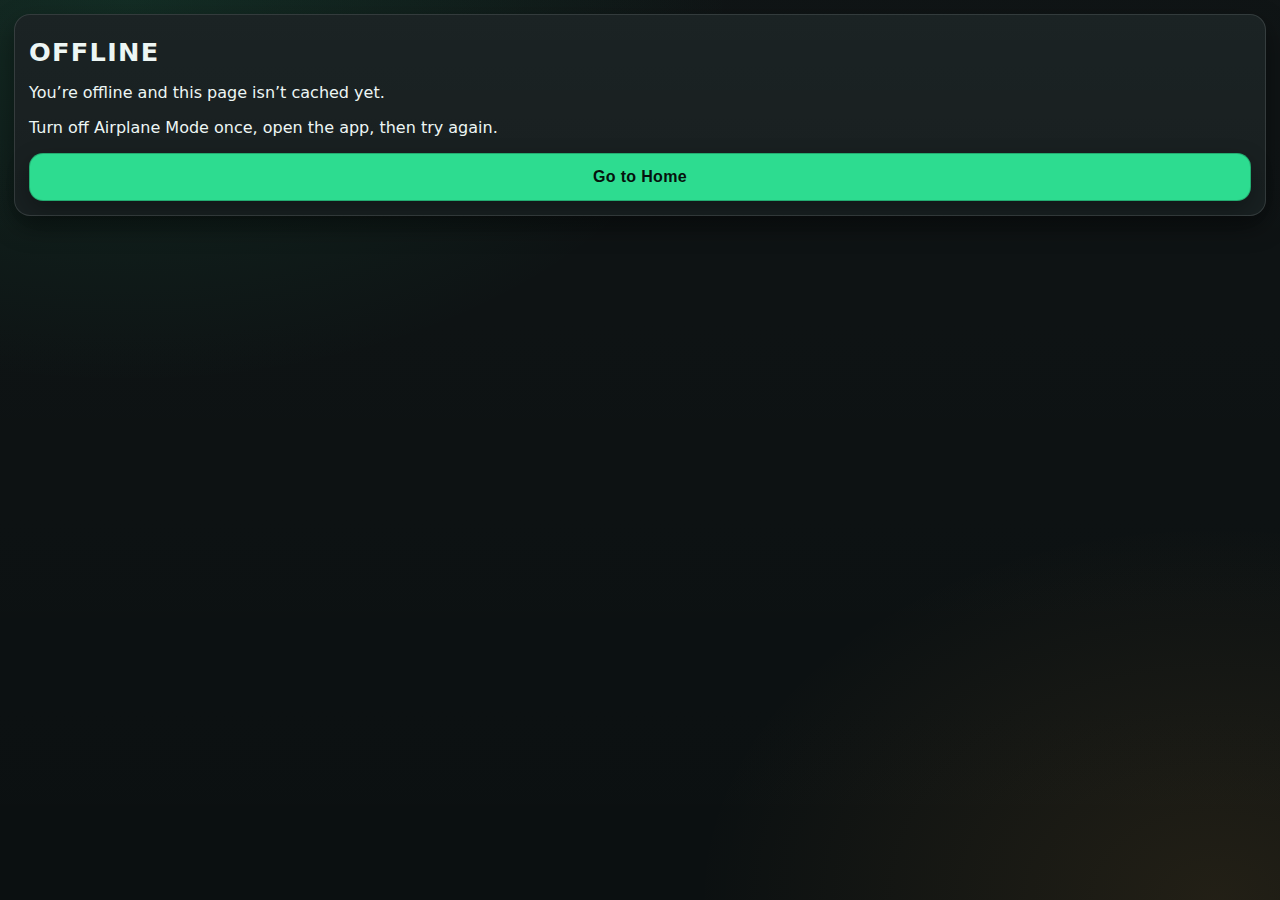
<file: offline.html>
<!doctype html>
<html lang="en">
<head>
  <meta charset="utf-8" />
  <meta name="viewport" content="width=device-width,initial-scale=1" />
  <title>Loadmaster Pro — Offline</title>
  <link rel="stylesheet" href="./style.css" />
</head>
<body>
  <div class="card">
    <h1>Offline</h1>
    <p>You’re offline and this page isn’t cached yet.</p>
    <p>Turn off Airplane Mode once, open the app, then try again.</p>
    <button class="btn-primary" onclick="location.href='./index.html'">Go to Home</button>
  </div>
</body>
</html>
</file>
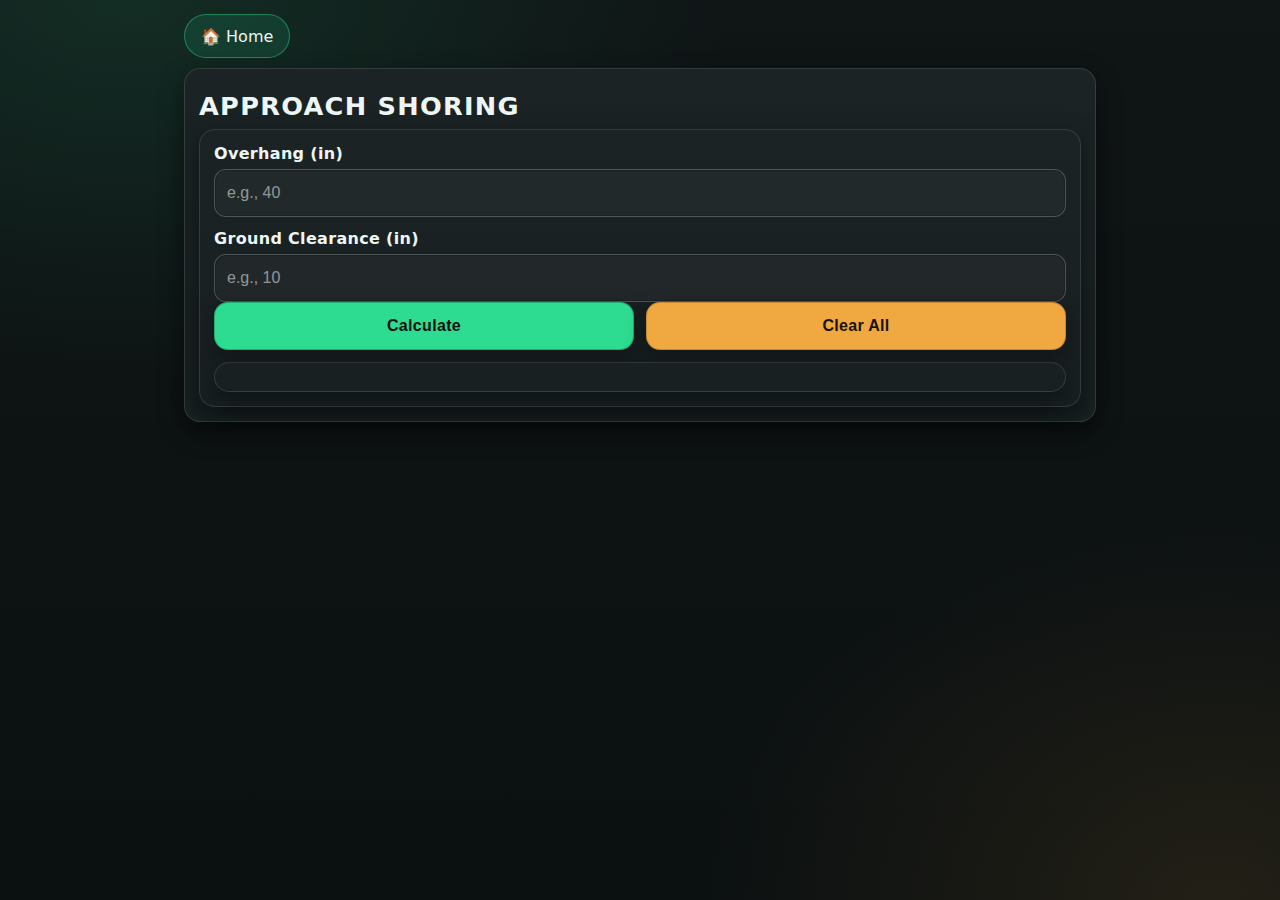
<file: modules/approach.html>
<!DOCTYPE html>
<html lang="en">
<head>
  <meta charset="UTF-8" />
  <meta name="viewport" content="width=device-width, initial-scale=1.0" />
  <title>Loadmaster Pro | APPROACH SHORING</title>
  <link rel="stylesheet" href="../style.css" />
  <script src="../common.js" defer></script>
</head>
<body class="approach-page">
  <a class="home-button" href="../index.html">🏠 Home</a>

  <main class="module">
    <header class="module-header">
      <h1>APPROACH SHORING</h1>
    </header>

    <section class="section card">
      <div class="field">
        <label for="overhang">Overhang (in)</label>
        <input type="number" id="overhang" inputmode="numeric" placeholder="e.g., 40" />
      </div>

      <div class="field">
        <label for="clearance">Ground Clearance (in)</label>
        <input type="number" id="clearance" inputmode="numeric" placeholder="e.g., 10" />
      </div>

      <div class="button-row">
        <button type="button" id="btnCalcApproach">Calculate</button>
        <button type="button" class="btn-danger" id="btnClearApproach">Clear All</button>
      </div>

      <div id="approachResult" class="result-box" aria-live="polite"></div>
    </section>
  </main>

      <script src="./approach.js" defer></script>
</body>
</html>
</file>
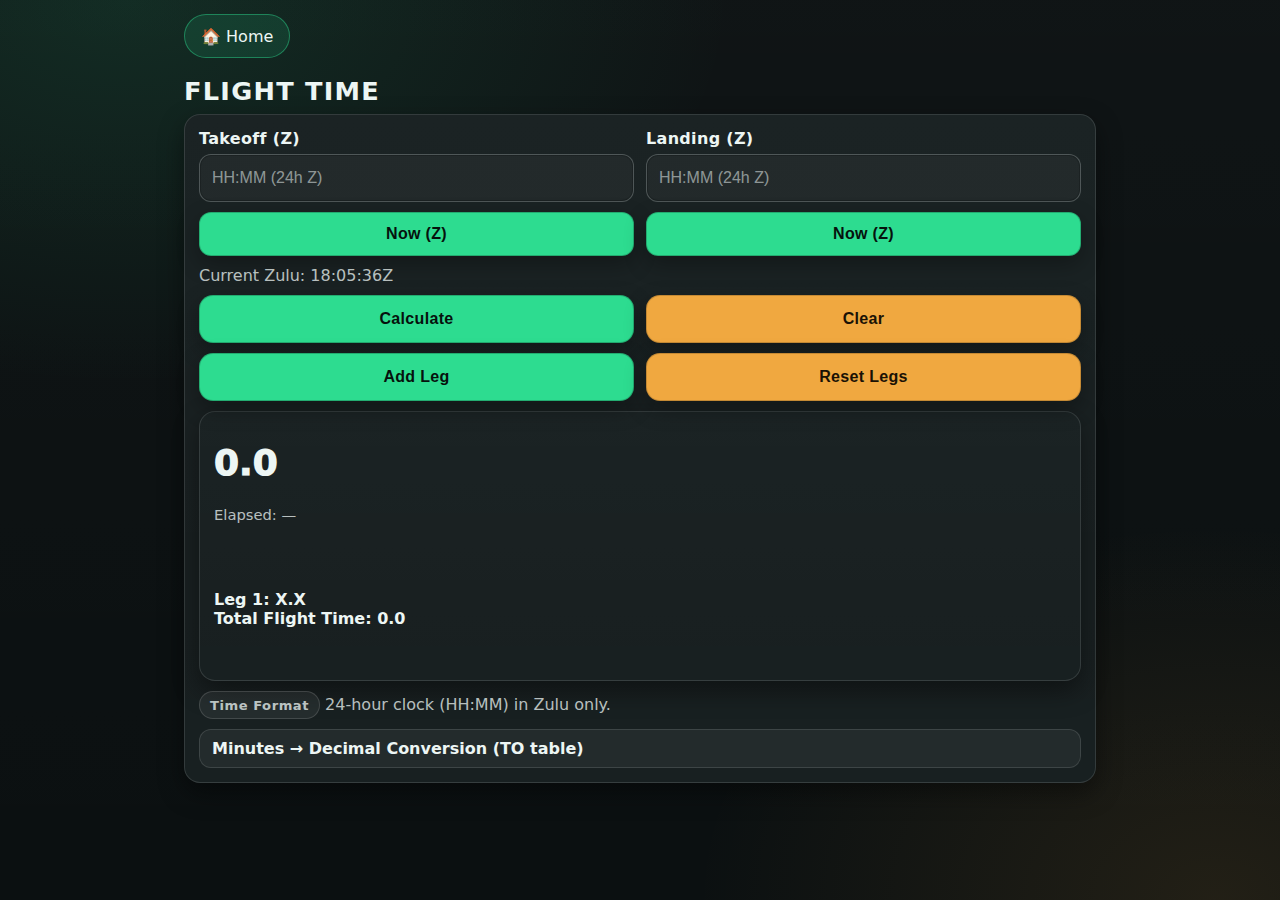
<file: modules/flight-time.html>
<!DOCTYPE html>
<html lang="en">
<head>
  <meta charset="UTF-8" />
  <meta name="viewport" content="width=device-width, initial-scale=1, maximum-scale=1, user-scalable=no">
  <title>Loadmaster Pro | FLIGHT TIME</title>
  <link rel="stylesheet" href="../style.css">
  <script src="../common.js" defer></script>
</head>
<body class="flight-time-page">
  <div class="container flighttime-module">
    <a class="home-button" href="../index.html">🏠 Home</a>
    <h1>FLIGHT TIME</h1>

    <div class="card">
      <div class="grid-2">
        <div>
          <label for="startTime">Takeoff (Z)</label>
          <input id="startTime" type="text" inputmode="numeric" autocomplete="off" autocorrect="off" autocapitalize="off" spellcheck="false" placeholder="HH:MM (24h Z)">
          <button type="button" id="nowStartBtn" class="mini mt-1">Now (Z)</button>
        </div>

        <div>
          <label for="endTime">Landing (Z)</label>
          <input id="endTime" type="text" inputmode="numeric" autocomplete="off" autocorrect="off" autocapitalize="off" spellcheck="false" placeholder="HH:MM (24h Z)">
          <button type="button" id="nowEndBtn" class="mini mt-1">Now (Z)</button>
        </div>
      </div>

      <div id="zuluClock" class="subtle mt-1"></div>

      <div class="grid-2 mt-1">
        <button type="button" id="calcBtn" class="btn-primary">Calculate</button>
        <button type="button" id="clearBtn" class="btn-danger">Clear</button>
      </div>

      <div class="grid-2 mt-1">
        <button type="button" id="addLegBtn" class="btn-primary">Add Leg</button>
        <button type="button" id="resetLegsBtn" class="btn-danger">Reset Legs</button>
      </div>

      <div class="result-card mt-1" aria-live="polite">
        <div id="resultMain" class="result-main">0.0</div>
        <div id="resultSub" class="result-sub">Elapsed: —</div>
        <div id="details" class="subtle"></div>
        <div id="note" class="subtle"></div>
        <div id="legs" class="legs"></div>
        <div id="rollover" class="subtle"></div>
      </div>

      <div class="subtle mt-1"><span class="badge">Time Format</span> 24‑hour clock (HH:MM) in Zulu only.</div>

      <details class="conversion mt-1">
        <summary>Minutes → Decimal Conversion (TO table)</summary>
        <div class="subtle mt-1">
          1–2=.0 • 3–8=.1 • 9–14=.2 • 15–20=.3 • 21–26=.4 • 27–33=.5 • 34–39=.6 • 40–45=.7 • 46–51=.8 • 52–57=.9 • 58–60=Next hour
        </div>
      </details>
    </div>
  </div>

    <script src="./flight-time.js" defer></script>
</body>
</html>
</file>
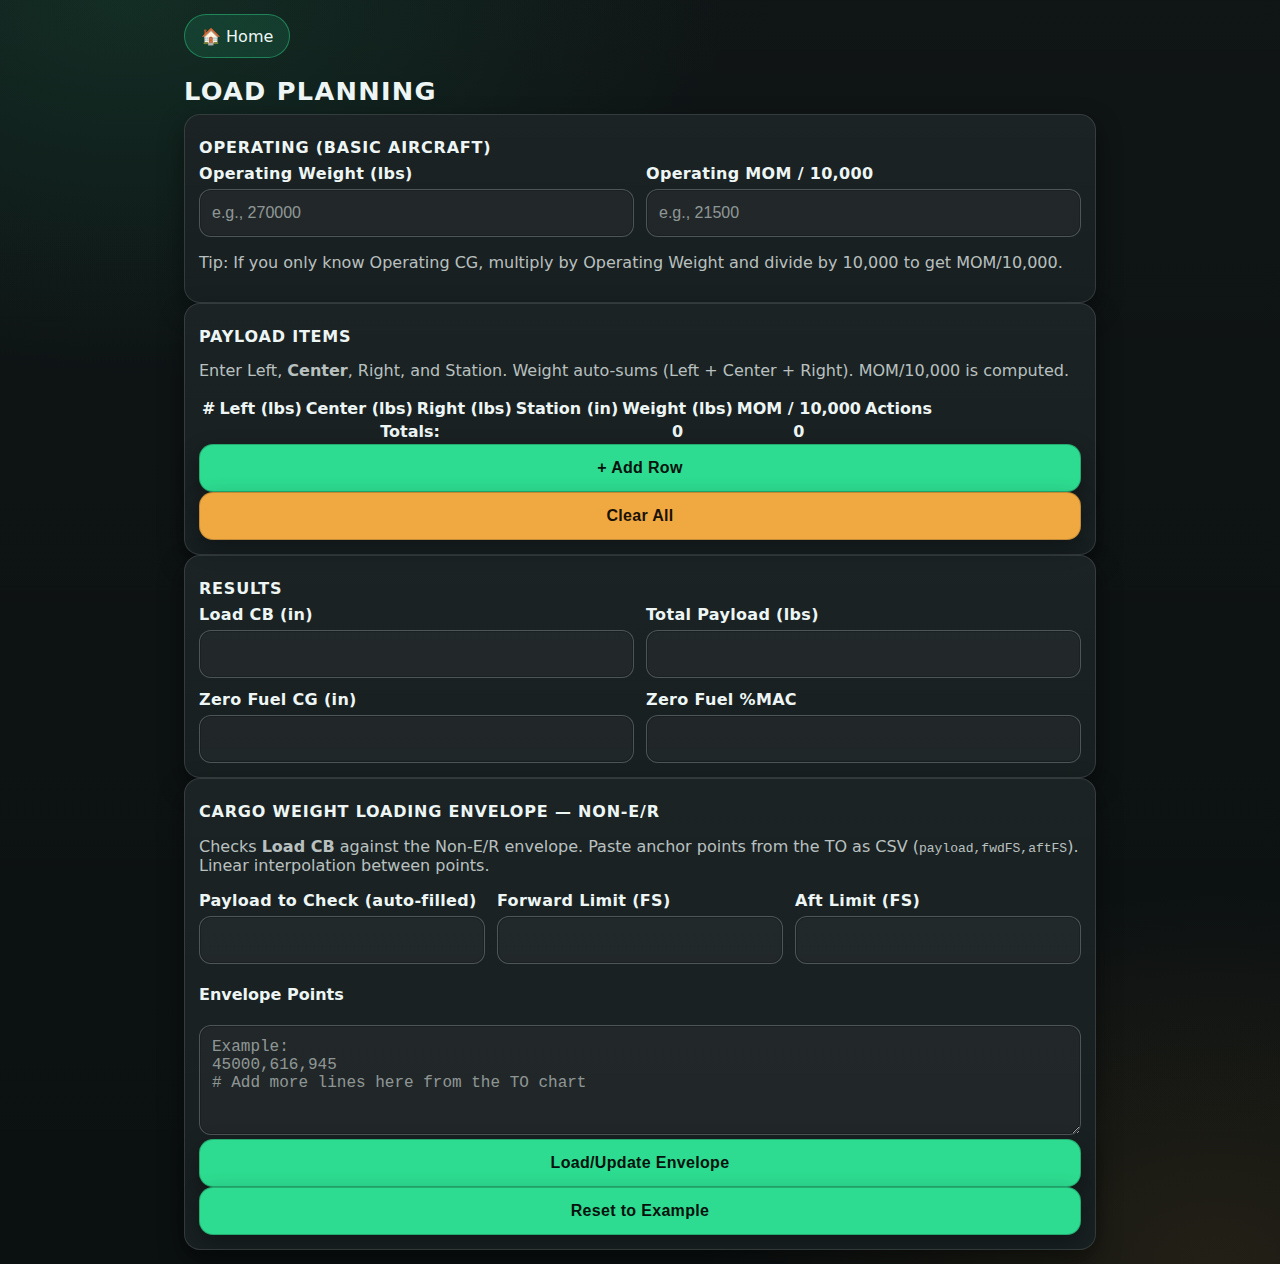
<file: modules/load_planning.html>
<!DOCTYPE html>
<html lang="en">
<head>
  <meta charset="UTF-8" />
  <meta name="viewport" content="width=device-width, initial-scale=1.0"/>
  <title>Loadmaster Pro | LOAD PLANNING</title>
  <!-- Uses your shared styles if present; safe to omit if you don't have styles.css -->
  <link rel="stylesheet" href="../style.css" />
    <script src="../common.js" defer></script>
</head>
<body class="load-planning-page">
  <div class="container loadplanning-module">
  <a class="home-button" href="../index.html">🏠 Home</a>
  
  <h1>LOAD PLANNING</h1>

  
    <div class=\"card\"><!-- Operating (Basic Aircraft) -->
  <div class="section">
    <h3>Operating (Basic Aircraft)</h3>
    <div class="grid-2">
      <div>
        <label for="opWeight">Operating Weight (lbs)</label>
        <input type="text" id="opWeight" inputmode="numeric" pattern="[0-9]*" placeholder="e.g., 270000">
      </div>
      <div>
        <label for="opMom10k">Operating MOM / 10,000</label>
        <input type="text" id="opMom10k" inputmode="numeric" pattern="[0-9]*" placeholder="e.g., 21500">
      </div>
    </div>
    <p class="muted">Tip: If you only know Operating CG, multiply by Operating Weight and divide by 10,000 to get MOM/10,000.</p>
  </div>

  <!-- Payload items -->
  <div class="section">
    <h3>Payload Items</h3>
    <p class="muted">Enter Left, <b>Center</b>, Right, and Station. Weight auto-sums (Left + Center + Right). MOM/10,000 is computed.</p>
    <table id="payloadTable">
      <thead>
        <tr>
          <th>#</th>
          <th>Left (lbs)</th>
          <th>Center (lbs)</th>
          <th>Right (lbs)</th>
          <th>Station (in)</th>
          <th>Weight (lbs)</th>
          <th>MOM / 10,000</th>
          <th>Actions</th>
        </tr>
      </thead>
      <tbody id="payloadBody"></tbody>
      <tfoot>
        <tr>
          <th colspan="5">Totals:</th>
          <th id="totalWeight">0</th>
          <th id="totalMom10k">0</th>
          <th></th>
        </tr>
      </tfoot>
    </table>
    <div>
      <button>+ Add Row</button>
      <button class="btn-danger">Clear All</button>
    </div>
  </div>

  <!-- Computed -->
  <div class="section">
    <h3>Results</h3>
    <div class="grid-2">
      <div>
        <label>Load CB (in)</label>
        <input type="text" id="loadCB" readonly>
      </div>
      <div>
        <label>Total Payload (lbs)</label>
        <input type="text" id="payloadTotal" readonly>
      </div>
      <div>
        <label>Zero Fuel CG (in)</label>
        <input type="text" id="zfCG" readonly>
      </div>
      <div>
        <label>Zero Fuel %MAC</label>
        <input type="text" id="zfMAC" readonly>
      </div>
    </div>
    <div id="limitsBadge"></div>
  </div>

  <!-- Envelope (Non-E/R) -->
  <div class="section">
    <h3>Cargo Weight Loading Envelope — Non-E/R</h3>
    <p class="muted">Checks <b>Load CB</b> against the Non-E/R envelope. Paste anchor points from the TO as CSV (<code>payload,fwdFS,aftFS</code>). Linear interpolation between points.</p>

    <div class="grid-3">
      <div>
        <label for="envPayload">Payload to Check (auto-filled)</label>
        <input type="text" id="envPayload" readonly>
      </div>
      <div>
        <label for="envFwd">Forward Limit (FS)</label>
        <input type="text" id="envFwd" readonly>
      </div>
      <div>
        <label for="envAft">Aft Limit (FS)</label>
        <input type="text" id="envAft" readonly>
      </div>
    </div>

    <div id="envBadge"></div>

    <h4>Envelope Points</h4>
    <textarea id="envCSV" spellcheck="false" class="muted" placeholder="Example:
45000,616,945
# Add more lines here from the TO chart"></textarea>
    <div>
      <button>Load/Update Envelope</button>
      <button>Reset to Example</button>
    </div>
  </div>
    </div>
  </div>
    <script src="./load_planning.js" defer></script>
</body>
</html>
</file>
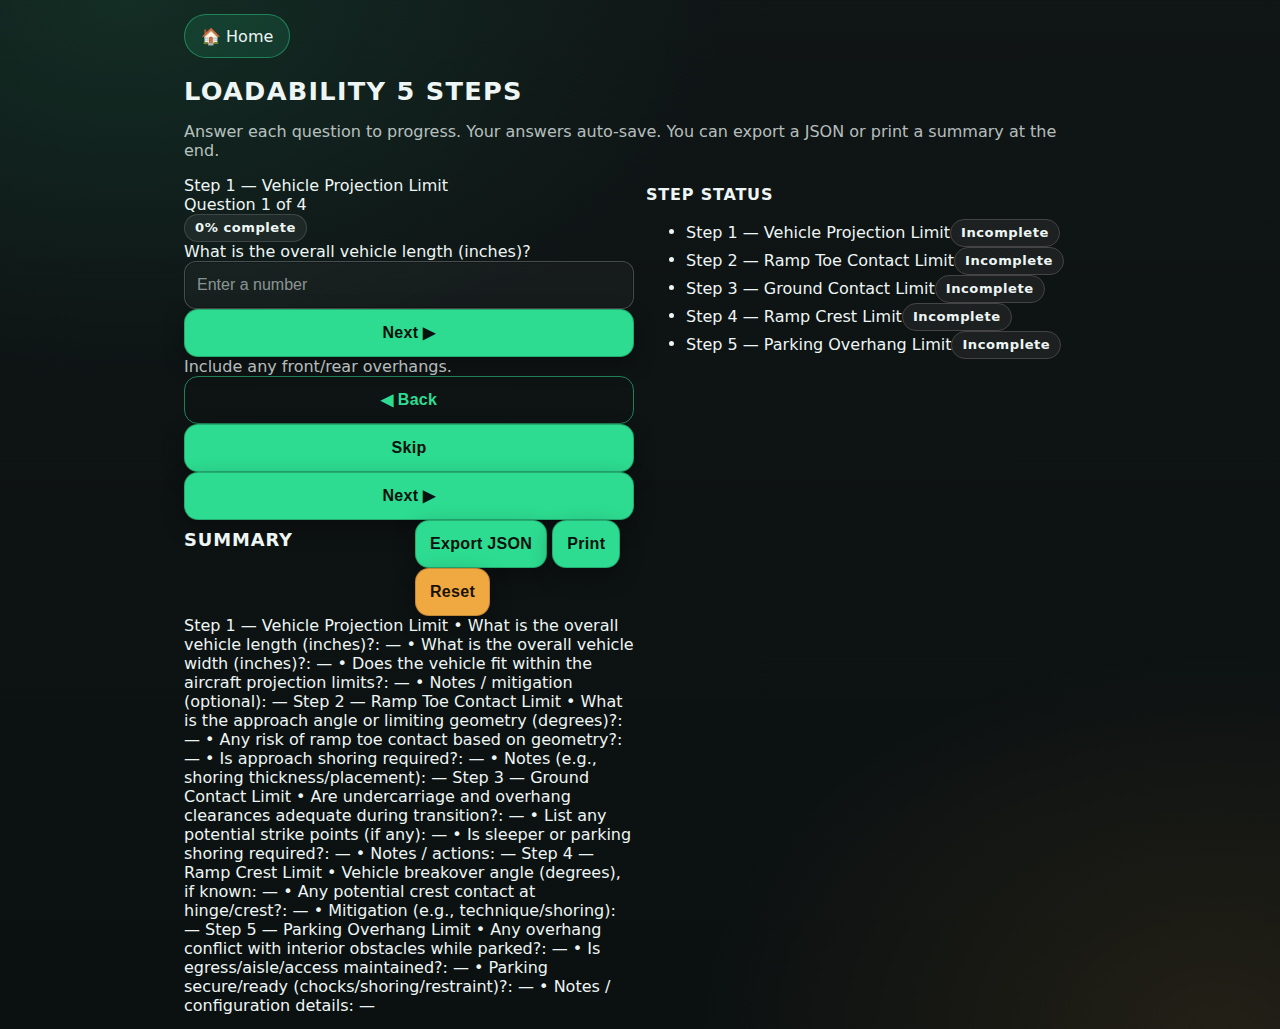
<file: modules/loadability_5_steps.html>
<!DOCTYPE html>
<html lang="en">
<head>
  <meta charset="UTF-8" />
  <meta name="viewport" content="width=device-width, initial-scale=1.0" />
  <title>Loadmaster Pro | LOADABILITY 5 STEPS</title>
  <link rel="stylesheet" href="../style.css" />
    <script src="../common.js" defer></script>
</head>
<body class="loadability-page">
  <a class="home-button" href="../index.html">🏠 Home</a>

  <div class="container">
    <h1>LOADABILITY 5 STEPS</h1>
    
    <div class=\"card\"><p class="muted">Answer each question to progress. Your answers auto-save. You can export a JSON or print a summary at the end.</p>

    <div class="grid">
      <div>
        <div class="wizard">
          <div class="header">
            <div>
              <div class="title" id="step-title">Step 1 — Vehicle Projection Limit</div>
              <div class="step-indicator" id="step-subtitle">Question 1 of 3</div>
            </div>
            <div class="pill" id="progress-label">0% complete</div>
          </div>
          <div class="progress"><div id="progress-bar"></div></div>

          <div class="q-card" id="q-card">
            <div class="q-text" id="q-text">Loading...</div>
            <div class="controls" id="q-controls"></div>
            <div id="q-help" class="muted"></div>
          </div>

          <div class="footer">
            <button class="btn btn-outline" id="btn-back">◀ Back</button>
            <div>
              <button class="btn" id="btn-skip">Skip</button>
              <button class="btn btn-primary" id="btn-next">Next ▶</button>
            </div>
          </div>
        </div>

        <div class="q-card">
          <div class="row">
            <h2>Summary</h2>
            <div>
              <button class="btn" id="btn-export">Export JSON</button>
              <button class="btn">Print</button>
              <button class="btn btn-danger" id="btn-reset">Reset</button>
            </div>
          </div>
          <div id="summary" class="summary-box"></div>
        </div>
      </div>

      <aside class="sidebar">
        <h3>Step Status</h3>
        <ul class="step-list" id="step-status">
          <!-- Filled by JS -->
        </ul>
      </aside>
    </div>
    </div>
  </div>
    <script src="./loadability_5_steps.js" defer></script>
</body>
</html>
</file>
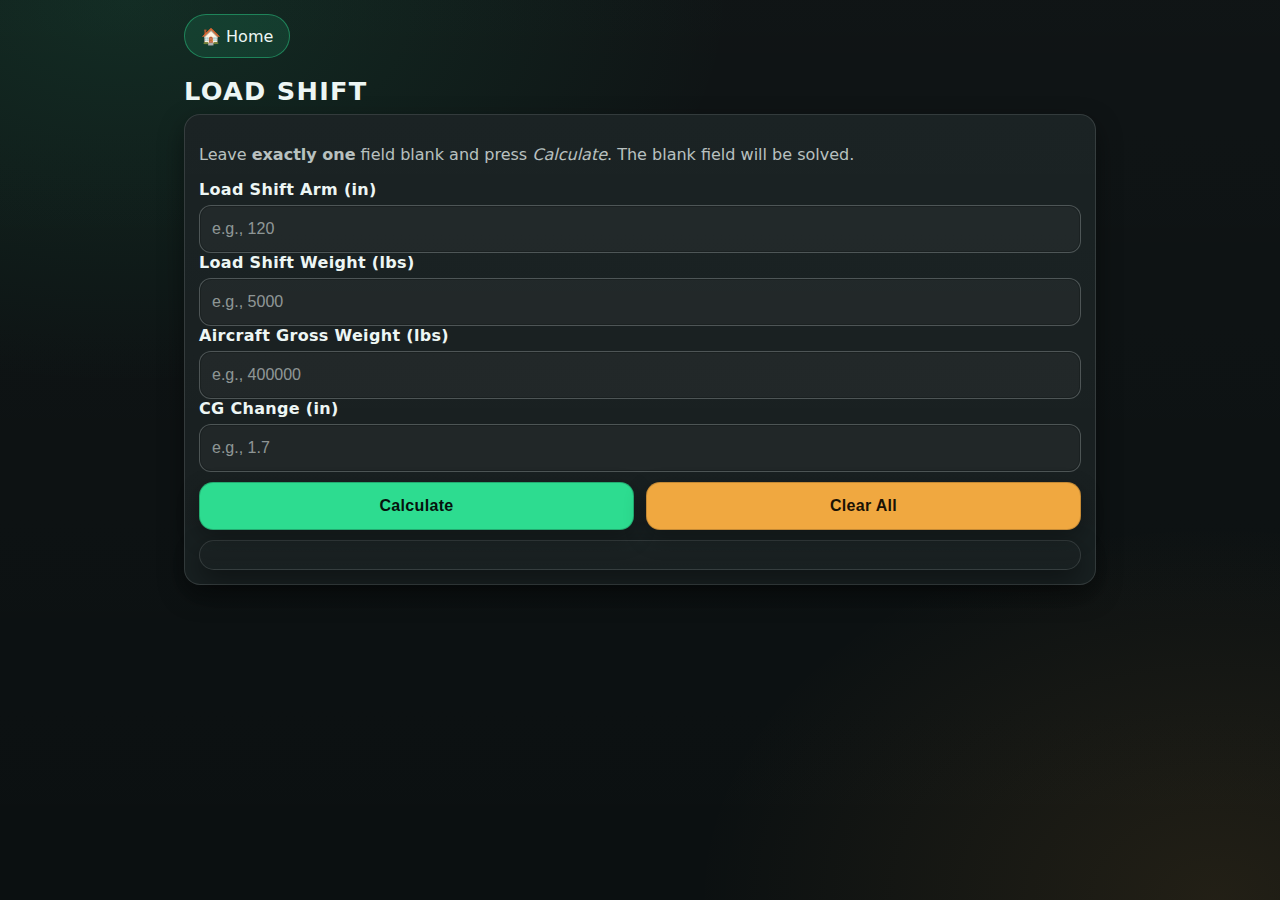
<file: modules/loadshift.html>
<!DOCTYPE html>
<html lang="en">
<head>
  <meta charset="UTF-8" />
  <meta name="viewport" content="width=device-width, initial-scale=1.0"/>
  <title>Loadmaster Pro | LOAD SHIFT</title>
  <link rel="stylesheet" href="../style.css" />
  <script src="../common.js" defer></script>
</head>
<body class="loadshift-page">
<div class="container loadshift-module">
  <a class="home-button" href="../index.html">🏠 Home</a>
  
  <h1>LOAD SHIFT</h1>

  <div class="card">
    <p class="muted">
      Leave <strong>exactly one</strong> field blank and press <em>Calculate</em>. The blank field will be solved.
    </p>

    <label for="shiftArm">Load Shift Arm (in)</label>
    <input type="text" id="shiftArm" inputmode="decimal" pattern="[0-9.]*" placeholder="e.g., 120">

    <label for="shiftWeight">Load Shift Weight (lbs)</label>
    <input type="text" id="shiftWeight" inputmode="numeric" pattern="[0-9]*" placeholder="e.g., 5000">

    <label for="shiftGross">Aircraft Gross Weight (lbs)</label>
    <input type="text" id="shiftGross" inputmode="numeric" pattern="[0-9]*" placeholder="e.g., 400000">

    <label for="cgChange">CG Change (in)</label>
    <input type="text" id="cgChange" inputmode="decimal" pattern="[0-9.]*" placeholder="e.g., 1.7">

    <div class="grid-2 mt-1"><button id="calcLoadShift" class="btn-primary">Calculate</button><button id="clearLoadShift" class="btn-danger">Clear All</button></div>

    <div id="loadShiftResult" class="result-card mt-1" aria-live="polite"></div>
  </div>

  
</div>
  <script src="./loadshift.js" defer></script>
</body>
</html>
</file>
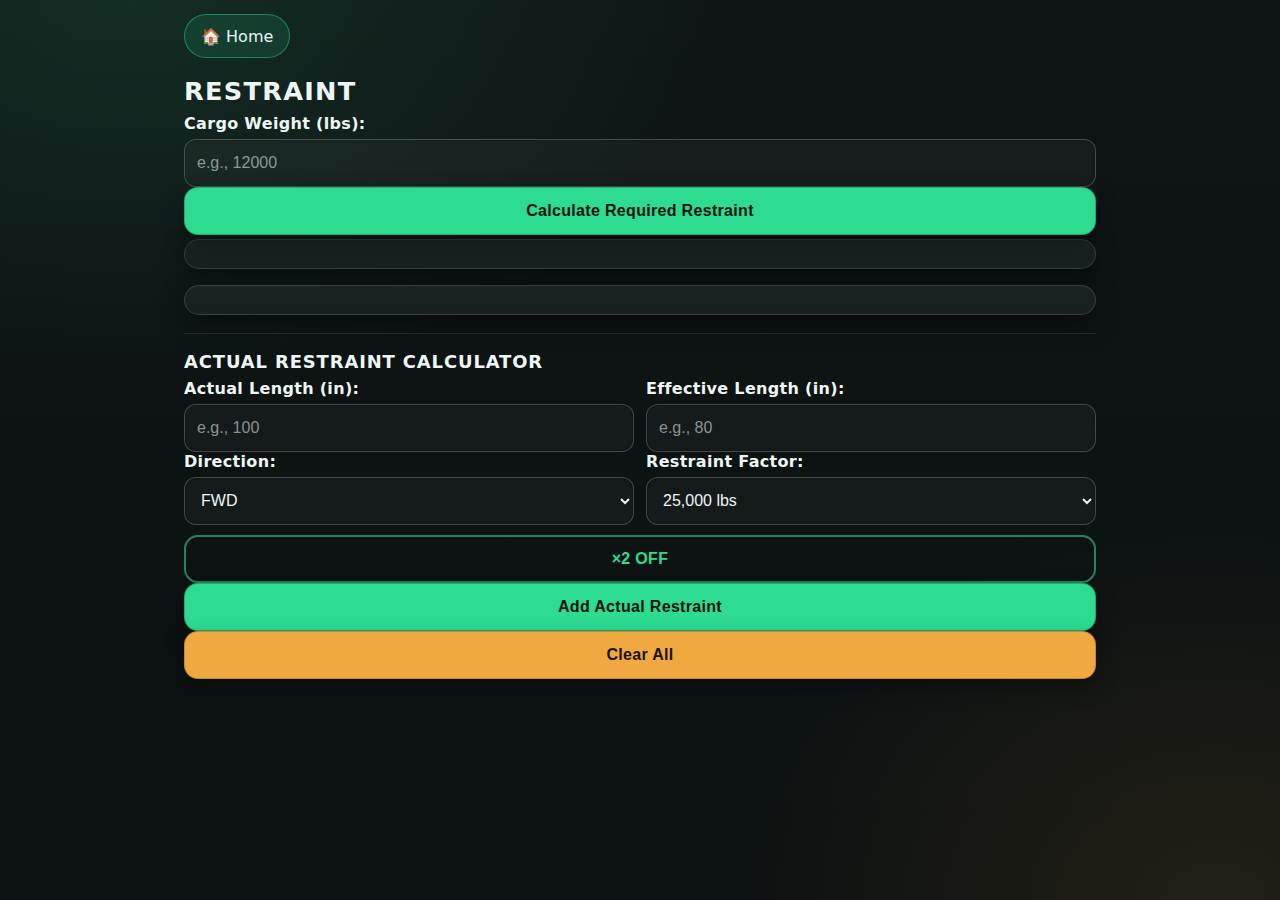
<file: modules/restraint.html>
<!DOCTYPE html>
<html lang="en">
<head>
  <meta charset="UTF-8" />
  <meta name="viewport" content="width=device-width, initial-scale=1, maximum-scale=1, user-scalable=no">
  <link rel="stylesheet" href="../style.css" />
  
  <a class="home-button" href="../index.html">🏠 Home</a>

    <script src="../common.js" defer></script>
</head>
<body class="restraint-page">
  
  <h1>RESTRAINT</h1>

  <!-- Required Restraint -->
  <label for="cargoWeight">Cargo Weight (lbs):</label>
  <input id="cargoWeight" class="form-control" inputmode="numeric" pattern="[0-9]*" placeholder="e.g., 12000" />

  <button onclick="calculateRestraint()" class="btn btn-primary">Calculate Required Restraint</button>
  <div id="requiredStatus" class="card status-grid"></div>
  <div id="result" class="card mt-2"></div>

  <hr class="divider" />

<!-- Actual Restraint -->
<h2>Actual Restraint Calculator</h2>

<div class="grid-2">
  <div>
    <label for="actualLength">Actual Length (in):</label>
    <input id="actualLength" class="form-control" inputmode="numeric" pattern="[0-9]*" placeholder="e.g., 100" />
  </div>

  <div>
    <label for="effectiveLength">Effective Length (in):</label>
    <input id="effectiveLength" class="form-control" inputmode="numeric" pattern="[0-9]*" placeholder="e.g., 80" />
  </div>
</div>

<div class="grid-2">
  <div>
    <label for="restraintDirection">Direction:</label>
    <select id="restraintDirection" class="form-control">
      <option value="FWD">FWD</option>
      <option value="AFT">AFT</option>
      <option value="LAT-LEFT">LAT – LEFT</option>
      <option value="LAT-RIGHT">LAT – RIGHT</option>
      <option value="VERT">VERT</option>
    </select>
  </div>

  <div>
    <label for="restraintFactor">Restraint Factor:</label>
    <select id="restraintFactor" class="form-control">
      <option value="5000">5,000 lbs</option>
      <option value="7500">7,500 lbs</option>
      <option value="10000">10,000 lbs</option>
      <option value="25000" selected>25,000 lbs</option>
      <option value="custom">Custom…</option>
    </select>
  </div>
</div>

<!-- Hidden until "Custom…" is selected -->
<input
  type="text"
  inputmode="numeric"
  pattern="[0-9]*"
  id="restraintFactorCustom"
  class="form-control"
  placeholder="Enter custom factor in lbs (e.g., 8000)"
 
/>
<div id="factorError"></div>

<div class="center mt-1">
  <button id="multiplierBtn" class="btn btn-multiplier off" onclick="toggleMultiplier()">×2 OFF</button>

</div>

<button onclick="calculateActualRestraint()" class="btn btn-primary">Add Actual Restraint</button>
<button class="btn-danger" onclick="clearAll()">Clear All</button>

  
    <script src="./restraint.js" defer></script>
</body>
</html>
</file>
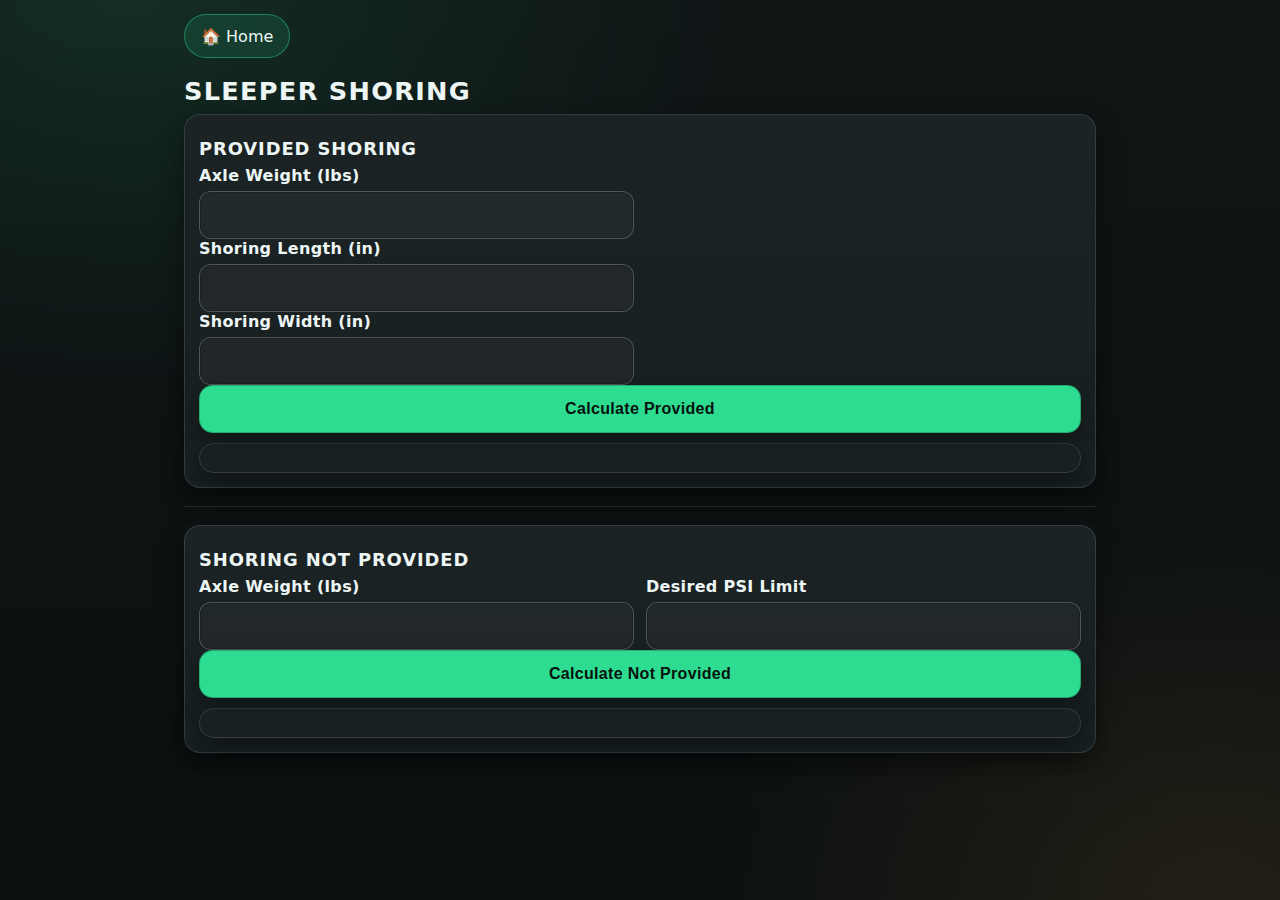
<file: modules/sleeper.html>
<!DOCTYPE html>
<html lang="en">
<head>
  <link rel="stylesheet" href="../style.css" />
  <meta charset="UTF-8" />
  <meta name="viewport" content="width=device-width, initial-scale=1.0" />
  <title>Loadmaster Pro | SLEEPER SHORING</title>
  <script src="../common.js" defer></script>
</head>
<body class="sleeper-page">
<div class="container sleeper-module">
  <a class="home-button" href="../index.html">🏠 Home</a>
  
  <h1>SLEEPER SHORING</h1>

  <div class="card"><h2>Provided Shoring</h2>
  <div class="grid-2">
<div><label for="providedAxle">Axle Weight (lbs)</label>
  <input type="number" id="providedAxle" />

  <label for="providedLength">Shoring Length (in)</label>
  <input type="number" id="providedLength" />

  <label for="providedWidth">Shoring Width (in)</label>
  <input type="number" id="providedWidth" /></div></div>

  <button type="button" id="calcProvided" class="btn-primary">Calculate Provided</button>
  <div id="resultProvided" class="result-card mt-1"></div></div>

  <hr />

  <div class="card mt-2"><h2>Shoring Not Provided</h2>
  <div class="grid-2">
<div><label for="unprovidedAxle">Axle Weight (lbs)</label>
  <input type="number" id="unprovidedAxle" />

  </div><div><label for="desiredPSI">Desired PSI Limit</label>
  <input type="number" id="desiredPSI" /></div></div>

  <button type="button" id="calcUnprovided" class="btn-primary">Calculate Not Provided</button>
  <div id="resultUnprovided" class="result-card mt-1"></div></div>

  
</div>
  <script src="./sleeper.js" defer></script>
</body>
</html>
</file>
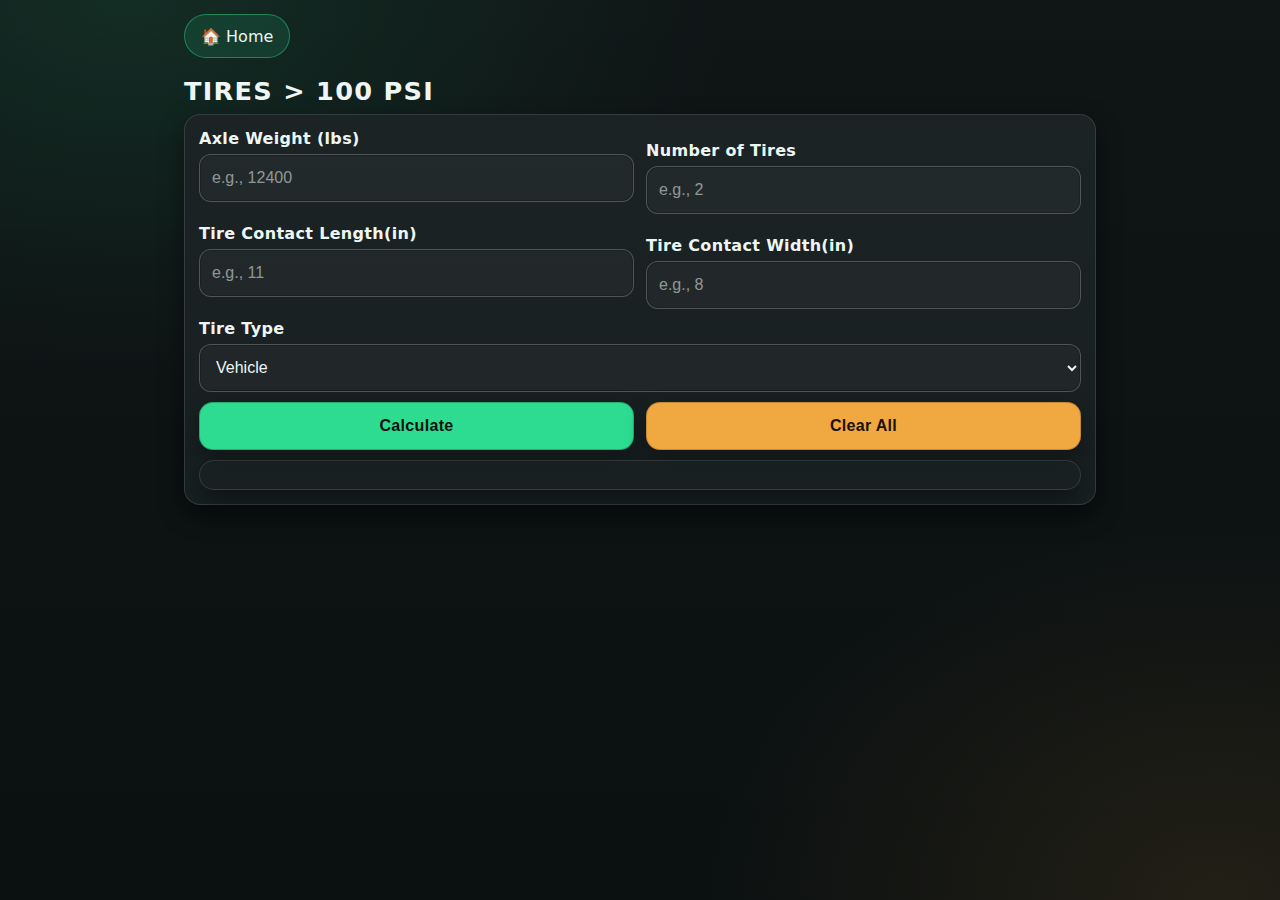
<file: modules/tires_over_100psi.html>
<!DOCTYPE html>
<html lang="en">
<head>
  <meta charset="UTF-8" />
  <meta name="viewport" content="width=device-width, initial-scale=1, maximum-scale=1, user-scalable=no">
  <title>Loadmaster Pro | TIRES > 100 PSI</title>
  <link rel="stylesheet" href="../style.css" />
  <script src="../common.js" defer></script>
  <script src="./tires_over_100psi.js" defer></script>
</head>
<body class="module-page tires-page">
  <div class="container">
    <a class="home-button" href="../index.html">🏠 Home</a>
    <h1>TIRES &gt; 100 PSI</h1>

    <div class="card">
      <div class="grid-2">
        <div class="field">
          <label for="psiWeight">Axle Weight (lbs)</label>
          <input id="psiWeight" type="text" inputmode="numeric" autocomplete="off" autocorrect="off" autocapitalize="off" spellcheck="false" placeholder="e.g., 12400" />
        </div>

        <div class="field">
          <label for="psiTires">Number of Tires</label>
          <input id="psiTires" type="text" inputmode="numeric" autocomplete="off" autocorrect="off" autocapitalize="off" spellcheck="false" placeholder="e.g., 2" />
        </div>
      </div>

      <div class="grid-2 mt-1">
        <div class="field">
          <label for="psiLength">Tire Contact Length(in)</label>
          <input id="psiLength" type="text" inputmode="decimal" autocomplete="off" autocorrect="off" autocapitalize="off" spellcheck="false" placeholder="e.g., 11" />
        </div>

        <div class="field">
          <label for="psiWidth">Tire Contact Width(in)</label>
          <input id="psiWidth" type="text" inputmode="decimal" autocomplete="off" autocorrect="off" autocapitalize="off" spellcheck="false" placeholder="e.g., 8" />
        </div>
      </div>

      <div class="mt-1 field">
        <label for="psiType">Tire Type</label>
        <select id="psiType" class="form-control">
          <option value="vehicle" selected>Vehicle</option>
          <option value="aviation">Aviation</option>
        </select>
      </div>

      <div class="grid-2 mt-1">
        <button type="button" id="calcTires100Btn" class="btn-primary">Calculate</button>
        <button type="button" id="clearTires100Btn" class="btn-danger">Clear All</button>
      </div>

      <div id="psiResult" class="result-card mt-1" aria-live="polite"></div>
    </div>
  </div>
</body>
</html>
</file>
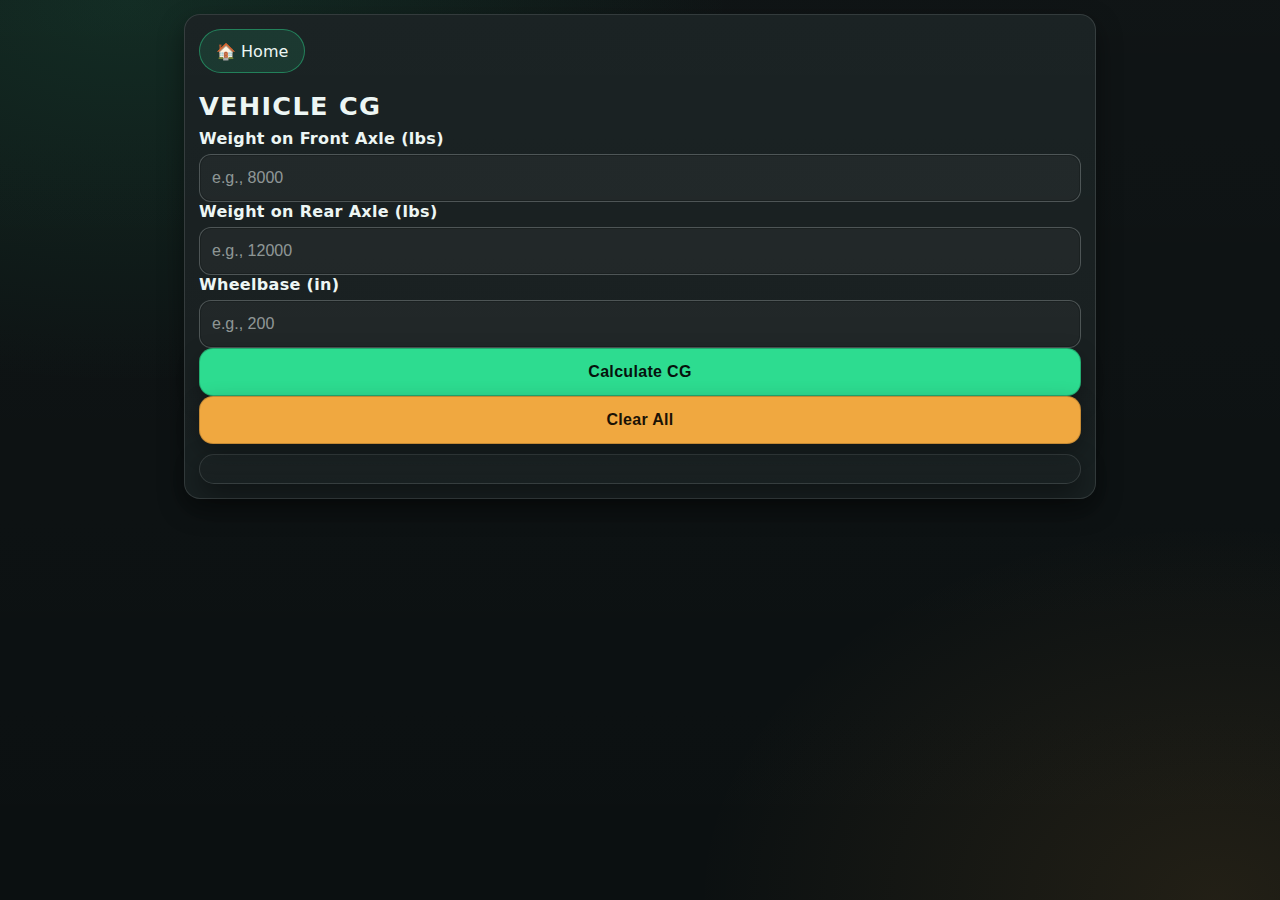
<file: modules/vehiclecg.html>
<!DOCTYPE html>
<html lang="en">
<head>
  <link rel="stylesheet" href="../style.css" />
  <meta charset="UTF-8" />
  <meta name="viewport" content="width=device-width, initial-scale=1.0" />
  <title>Loadmaster Pro | VEHICLE CG</title>
  <script src="../common.js" defer></script>
</head>
<body class="vehiclecg-page">
<div class="container vehiclecg-module">
<div class="card">
  <a class="home-button" href="../index.html">🏠 Home</a>

  <h1>VEHICLE CG</h1>

  <label for="frontWeight">Weight on Front Axle (lbs)</label>
  <input type="number" id="frontWeight" placeholder="e.g., 8000" inputmode="numeric" pattern="[0-9]*" />

  <label for="rearWeight">Weight on Rear Axle (lbs)</label>
  <input type="number" id="rearWeight" placeholder="e.g., 12000" inputmode="numeric" pattern="[0-9]*" />

  <label for="wheelbase">Wheelbase (in)</label>
  <input type="number" id="wheelbase" placeholder="e.g., 200" inputmode="decimal" pattern="[0-9.]*" />

  <div>
    <button type="button" id="calcVehicleCg" class="btn-primary">Calculate CG</button>
    <button type="button" id="clearVehicleCg" class="btn-danger">Clear All</button>
  </div>

  <div id="vehicleCgResult" class="result-card mt-1" aria-live="polite"></div>

  
</div>
</div>
  <script src="./vehiclecg.js" defer></script>
</body>
</html>
</file>
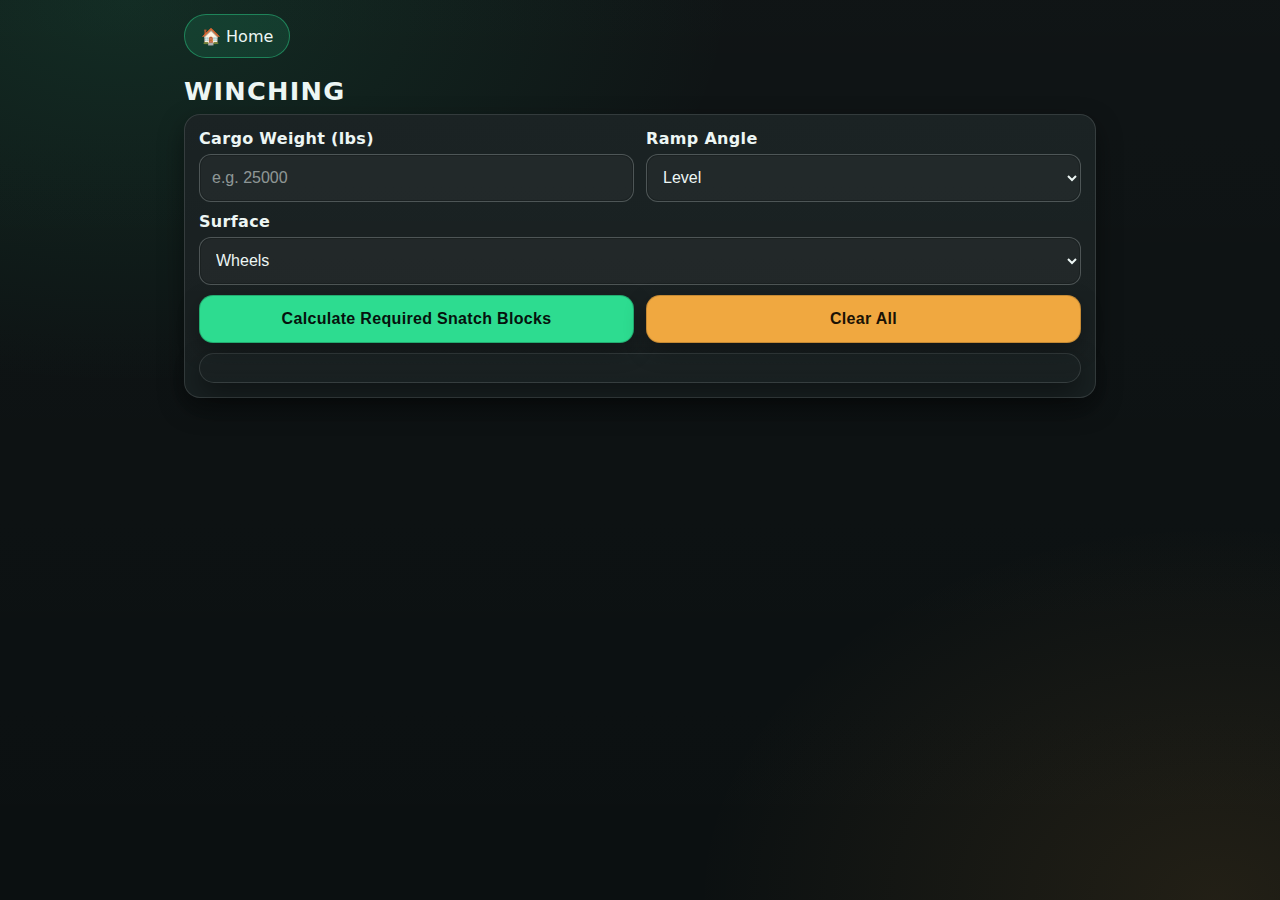
<file: modules/winching.html>
<!DOCTYPE html>
<html lang="en">
<head>
  <meta charset="UTF-8" />
  <meta name="viewport" content="width=device-width, initial-scale=1, maximum-scale=1, user-scalable=no">
  <title>Loadmaster Pro | WINCHING</title>
  <link rel="stylesheet" href="../style.css">
  <script src="../common.js" defer></script>
</head>
<body class="winching-page">
  <div class="container winching-module">
    <a class="home-button" href="../index.html">🏠 Home</a>
    <h1>WINCHING</h1>

    <div class="card">
      <div class="grid-2">
        <div>
          <label for="winchWeight">Cargo Weight (lbs)</label>
          <input id="winchWeight" type="number" inputmode="decimal" autocomplete="off" autocorrect="off" autocapitalize="off" spellcheck="false" placeholder="e.g. 25000">
        </div>
        <div>
          <label for="winchRamp">Ramp Angle</label>
          <select id="winchRamp">
            <option value="level">Level</option>
            <option value="3deg">3°</option>
            <option value="6deg">6°</option>
            <option value="9deg">9°</option>
            <option value="12deg">12°</option>
            <option value="15deg">15°</option>
          </select>
        </div>
      </div>

      <div class="mt-1">
        <label for="winchSurface">Surface</label>
        <select id="winchSurface">
          <option value="wheels">Wheels</option>
          <option value="skids">Skids</option>
          <option value="rollers">Rollers</option>
        </select>
      </div>

      <div class="grid-2 mt-1">
        <button type="button" id="calcWinchingBtn" class="btn-primary">Calculate Required Snatch Blocks</button>
        <button type="button" id="clearWinchingBtn" class="btn-danger">Clear All</button>
      </div>

      <div id="winchResult" class="result-card mt-1" aria-live="polite"></div>
    </div>
  </div>

    <script src="./winching.js" defer></script>
</body>
</html>
</file>
<file: style.css>
/* =========================================================
   Loadmaster Pro — Global P1 ChatOps Theme (Green / Orange)
   Rebuilt from scratch for consistent module styling
   ========================================================= */

:root{
  /* Core surfaces */
  --bg: #0b1011;
  --bg-2: #111819;
  --panel: #141c1d;
  --panel-2: #192324;
  --panel-3: #1d292a;

  /* Text */
  --text: #edf6f4;
  --text-dim: rgba(237,246,244,.76);
  --text-faint: rgba(237,246,244,.55);

  /* Borders / shadow */
  --stroke: rgba(237,246,244,.13);
  --stroke-strong: rgba(237,246,244,.22);
  --shadow: 0 10px 26px rgba(0,0,0,.42);

  /* P1 colors */
  --p1-green: #2ddc90;
  --p1-green-2: #19b874;
  --p1-green-3: rgba(45,220,144,.18);

  --p1-orange: #f0a840;
  --p1-orange-2: #d98c24;
  --p1-orange-3: rgba(240,168,64,.18);

  --danger: #ff6b6b;

  /* Radius */
  --radius-sm: 12px;
  --radius-md: 16px;
  --radius-lg: 18px;

  /* Sizing */
  --btn-h: 48px;
  --btn-h-sm: 44px;
  --container-w: 940px;
}

/* =========================================================
   Base
   ========================================================= */

*{ box-sizing: border-box; }

html, body{ min-height: 100%; }

html{
  background:
    radial-gradient(1100px 700px at 10% 0%, rgba(45,220,144,.12), transparent 55%),
    radial-gradient(900px 650px at 95% 100%, rgba(240,168,64,.10), transparent 58%),
    linear-gradient(180deg, rgba(255,255,255,.02), rgba(255,255,255,0)),
    var(--bg);
}

body{
  margin: 0;
  padding: 14px;
  color: var(--text);
  font-family: "Segoe UI", system-ui, -apple-system, Arial, sans-serif;
  background: transparent;
}

body.module-page,
body.approach-page,
body.restraint-page,
body.flight-time-page,
body.winching-page,
body.tires-page,
body.sleeper-page,
body.loadshift-page,
body.vehiclecg-page,
body.load-planning-page,
body.loadability-page{
  max-width: var(--container-w);
  margin: 0 auto;
}

.container{
  width: 100%;
  max-width: var(--container-w);
  margin: 0 auto;
}

.module,
.section,
.card,
.result-card,
.result-box,
.results-card,
.panel,
.box{
  background:
    linear-gradient(180deg, rgba(255,255,255,.03), rgba(255,255,255,.015)),
    var(--panel);
  border: 1px solid var(--stroke);
  border-radius: var(--radius-md);
  box-shadow: var(--shadow);
}

.card,
.section,
.module{
  padding: 14px;
}

.result-card,
.result-box,
.results-card{
  margin-top: 12px;
  padding: 14px;
  white-space: pre-line;
}

h1, h2, h3{
  margin: 10px 0 8px;
  letter-spacing: .05em;
  text-transform: uppercase;
  font-weight: 900;
  line-height: 1.08;
}

h1{ font-size: 1.6rem; }
h2{ font-size: 1.12rem; }
h3{ font-size: 1rem; }

.module-header{
  margin-bottom: 8px;
}

label{
  display: block;
  margin: 0 0 6px;
  font-weight: 800;
  letter-spacing: .02em;
}

.field + .field{ margin-top: 12px; }

/* =========================================================
   Inputs
   ========================================================= */

input,
select,
textarea{
  width: 100%;
  min-height: var(--btn-h);
  padding: 12px;
  border-radius: var(--radius-sm);
  border: 1px solid var(--stroke-strong);
  background: rgba(255,255,255,.035);
  color: var(--text);
  font-size: 16px; /* prevents iPhone zoom */
  outline: none;
  box-shadow: inset 0 0 0 1px rgba(0,0,0,.18);
}

input::placeholder,
textarea::placeholder{
  color: var(--text-faint);
}

input:focus,
select:focus,
textarea:focus{
  border-color: rgba(45,220,144,.68);
  box-shadow:
    0 0 0 3px rgba(45,220,144,.16),
    inset 0 0 0 1px rgba(0,0,0,.18);
}

textarea{
  min-height: 110px;
  resize: vertical;
}

.form-control{
  width: 100%;
}

/* =========================================================
   Buttons
   ========================================================= */

button,
.btn,
.btn-primary,
.btn-secondary,
.btn-danger,
.btn-outline,
.primary-btn,
.secondary-btn,
.danger-btn{
  width: 100%;
  min-height: var(--btn-h);
  padding: 12px 14px;
  border-radius: 14px;
  border: 1px solid transparent;
  font-size: 16px;
  font-weight: 900;
  letter-spacing: .02em;
  cursor: pointer;
  transition: transform .08s ease, background .18s ease, border-color .18s ease, color .18s ease;
  box-shadow: 0 8px 22px rgba(0,0,0,.30);
}

button,
.btn,
.btn-primary,
.primary-btn{
  background: var(--p1-green) !important;
  color: #06120d !important;
  border-color: rgba(0,0,0,.22) !important;
}

button:hover,
.btn:hover,
.btn-primary:hover,
.primary-btn:hover{
  background: var(--p1-green-2) !important;
}

button:active,
.btn:active,
.btn-primary:active,
.primary-btn:active{
  transform: translateY(1px);
}

.btn-secondary,
.btn-outline,
.secondary-btn{
  background: transparent !important;
  color: var(--p1-green) !important;
  border-color: rgba(45,220,144,.55) !important;
  box-shadow: none;
}
.btn-secondary:hover,
.btn-outline:hover,
.secondary-btn:hover{
  background: var(--p1-green-3) !important;
}

.btn-danger,
.danger-btn{
  background: var(--p1-orange) !important;
  color: #1a1205 !important;
  border-color: rgba(0,0,0,.18) !important;
}
.btn-danger:hover,
.danger-btn:hover{
  background: var(--p1-orange-2) !important;
}

.mini{
  min-height: var(--btn-h-sm);
  padding: 10px 12px;
  border-radius: var(--radius-sm);
}

/* Home */
.home-button,
.back-button{
  display: inline-flex;
  align-items: center;
  justify-content: center;
  gap: 8px;
  width: auto;
  min-height: var(--btn-h-sm);
  padding: 0 16px;
  margin: 0 0 10px;
  border-radius: 999px;
  background: rgba(45,220,144,.12) !important;
  color: var(--text) !important;
  border: 1px solid rgba(45,220,144,.45) !important;
  text-decoration: none !important;
  box-shadow: none;
}
.home-button:hover,
.back-button:hover{
  background: rgba(45,220,144,.18) !important;
}

/* Multiplier toggle */
.btn-multiplier{
  min-height: var(--btn-h);
}
.btn-multiplier.off{
  background: transparent !important;
  color: var(--p1-green) !important;
  border: 2px solid rgba(45,220,144,.58) !important;
  box-shadow: none;
}
.btn-multiplier.off:hover{
  background: var(--p1-green-3) !important;
}
.btn-multiplier.on{
  background: var(--p1-green) !important;
  color: #06120d !important;
  border: 2px solid var(--p1-green) !important;
}

/* =========================================================
   Layout helpers
   ========================================================= */

.grid-2,
.grid,
.button-row{
  display: grid;
  grid-template-columns: repeat(2, minmax(0, 1fr));
  gap: 12px;
}

.grid-3{
  display: grid;
  grid-template-columns: repeat(3, minmax(0, 1fr));
  gap: 12px;
}

.row{
  display: flex;
  gap: 12px;
  flex-wrap: wrap;
}

.row > *{
  flex: 1 1 180px;
}

.row button{
  width: auto;
  margin-top: 0;
}

.center{ text-align: center; }
.muted, .subtle{ color: var(--text-dim); }
.error{ color: var(--danger); font-weight: 900; }

.mt-0{ margin-top: 0 !important; }
.mt-1{ margin-top: 10px !important; }
.mt-2{ margin-top: 16px !important; }
.mb-0{ margin-bottom: 0 !important; }
.mb-1{ margin-bottom: 10px !important; }
.mb-2{ margin-bottom: 16px !important; }

.divider,
hr{
  border: 0;
  height: 1px;
  margin: 18px 0;
  background: rgba(255,255,255,.10);
}

.badge,
.pill,
.tag{
  display: inline-flex;
  align-items: center;
  justify-content: center;
  min-height: 28px;
  padding: 4px 10px;
  border-radius: 999px;
  font-size: .82rem;
  font-weight: 900;
  letter-spacing: .04em;
  border: 1px solid rgba(255,255,255,.14);
  background: rgba(255,255,255,.06);
}

.ok.pill,
.tag.pass{
  color: var(--p1-green);
  border-color: rgba(45,220,144,.34);
  background: rgba(45,220,144,.10);
}

.bad.pill,
.tag.fail{
  color: var(--p1-orange);
  border-color: rgba(240,168,64,.34);
  background: rgba(240,168,64,.10);
}

.warn.pill{
  color: var(--p1-orange);
  border-color: rgba(240,168,64,.34);
  background: rgba(240,168,64,.10);
}

.result-main{
  font-size: 2.25rem;
  font-weight: 950;
  line-height: 1.02;
}
.result-sub{
  margin-top: 6px;
  color: var(--text-dim);
  font-size: .92rem;
}
.legs{
  margin-top: 10px;
  white-space: pre-line;
  font-weight: 800;
}

/* =========================================================
   Index tiles
   ========================================================= */

.index-page .icon-grid{
  display: grid;
  grid-template-columns: repeat(auto-fit, minmax(140px, 1fr));
  gap: 14px;
  margin-top: 16px;
}

.index-page .module-icon{
  display: flex;
  flex-direction: column;
  align-items: center;
  justify-content: center;
  gap: 10px;
  min-height: 132px;
  padding: 16px 12px;
  border-radius: 16px;
  background: transparent;
  border: 2px solid rgba(45,220,144,.45);
  box-shadow: none;
  cursor: pointer;
  transition: transform .08s ease, background .18s ease, border-color .18s ease;
}
.index-page .module-icon:hover{
  transform: translateY(-2px);
  background: rgba(45,220,144,.06);
  border-color: rgba(45,220,144,.70);
}
.index-page .module-icon-img{
  width: 64px;
  height: 64px;
  object-fit: contain;
  display: block;
}
.index-page .icon-label{
  text-align: center;
  font-weight: 900;
  letter-spacing: .03em;
}

/* =========================================================
   Restraint specific
   ========================================================= */

.restraint-page .grid-2{
  grid-template-columns: repeat(2, minmax(0, 1fr));
}

.restraint-page .actual-actions{
  margin: 8px 0;
}
.restraint-page .actual-actions .grid-2,
.restraint-page .actual-actions .row{
  grid-template-columns: repeat(2, minmax(0, 1fr));
  gap: 10px;
}
.restraint-page .actual-actions button{
  margin-top: 0;
}

/* Required/actual status bubbles */
.restraint-page .status-grid{
  display: grid;
  grid-template-columns: repeat(3, minmax(0, 1fr));
  gap: 12px;
  margin-top: 4px;
}
.restraint-page .status-card{
  border: 1px solid rgba(255,255,255,.13);
  border-radius: 18px;
  padding: 12px;
  background: rgba(0,0,0,.16);
  box-shadow: inset 0 0 0 1px rgba(0,0,0,.18);
  text-align: center;
}
.restraint-page .status-card.pass{
  border-color: rgba(45,220,144,.45);
}
.restraint-page .status-card.fail{
  border-color: rgba(240,168,64,.50);
}
.restraint-page .status-top{
  display: flex;
  align-items: center;
  justify-content: center;
  gap: 6px;
  font-size: 12px;
  font-weight: 900;
  white-space: nowrap;
  letter-spacing: .04em;
}
.restraint-page .status-mid{
  margin-top: 6px;
  font-size: 12px;
  font-weight: 800;
  white-space: nowrap;
}
.restraint-page .status-bot{
  margin-top: 4px;
  font-size: 14px;
  font-weight: 900;
  white-space: nowrap;
}
.restraint-page .result-block{
  color: var(--text-dim);
}

/* =========================================================
   Details / conversion
   ========================================================= */

details,
details.conv,
details.conversion{
  margin-top: 10px;
}
details summary,
details.conv summary,
details.conversion summary{
  cursor: pointer;
  list-style: none;
  padding: 9px 12px;
  border-radius: var(--radius-sm);
  border: 1px solid var(--stroke);
  background: rgba(255,255,255,.05);
  font-weight: 900;
}
details summary::-webkit-details-marker,
details.conv summary::-webkit-details-marker,
details.conversion summary::-webkit-details-marker{
  display: none;
}

/* =========================================================
   Mobile
   ========================================================= */

@media (max-width: 640px){
  body{
    padding: 12px;
  }

  /* Keep 2-up layout by default for module grids */
  .grid-2,
  .grid,
  .button-row{
    grid-template-columns: repeat(2, minmax(0, 1fr));
  }

  .grid-3{
    grid-template-columns: repeat(2, minmax(0, 1fr));
  }
}

@media (max-width: 420px){
  h1{ font-size: 1.38rem; }
  h2{ font-size: 1.04rem; }

  .card,
  .section,
  .module,
  .result-card,
  .result-box,
  .results-card{
    padding: 12px;
  }

  /* At very narrow widths, allow selected grids to stack only if explicitly marked */
  .grid-2.stack-mobile,
  .grid.stack-mobile,
  .button-row.stack-mobile{
    grid-template-columns: 1fr;
  }

  .restraint-page .status-grid{
    grid-template-columns: repeat(2, minmax(0, 1fr));
  }
}
</file>
